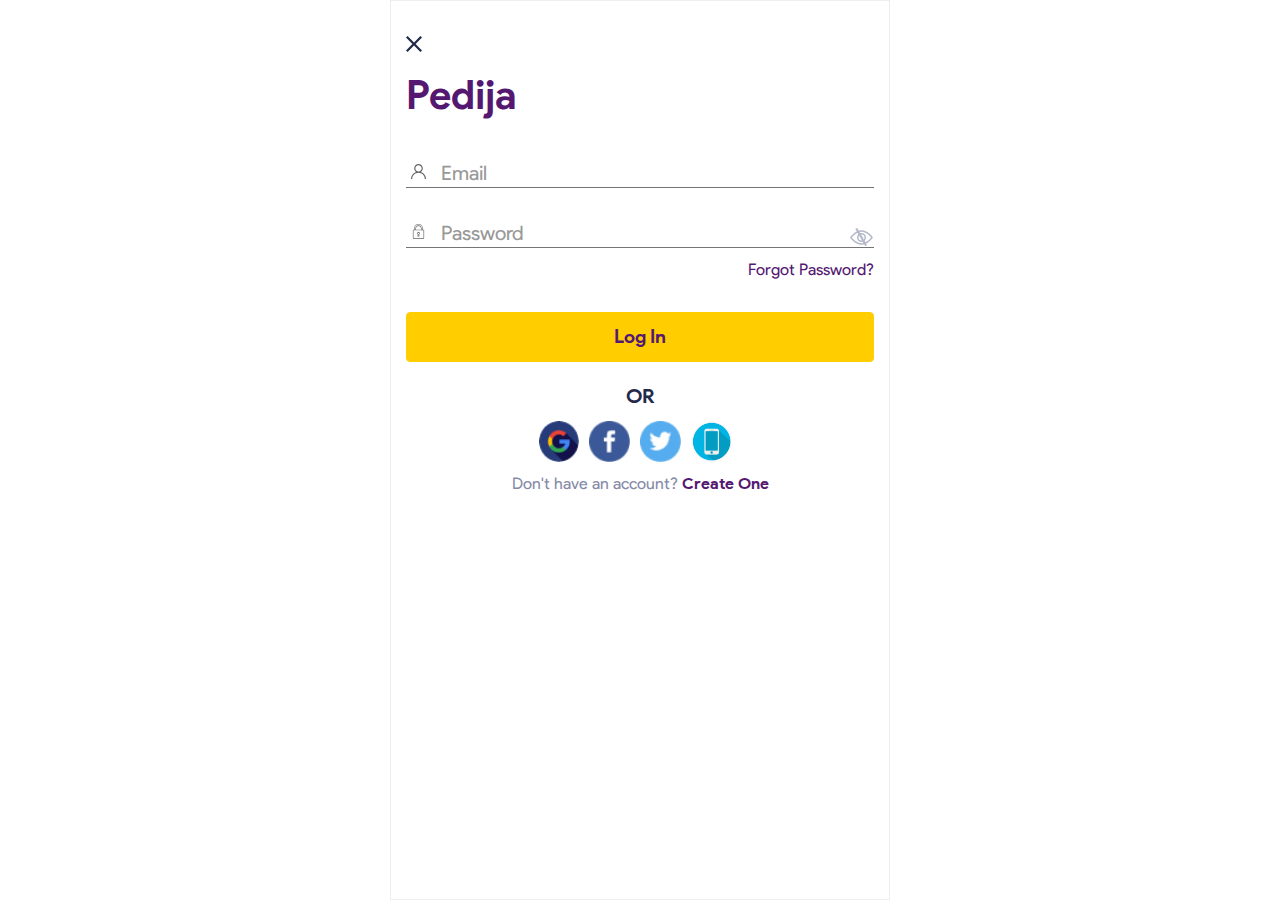
<file: index.html>
<!DOCTYPE html>
<html lang="en">
  <head>
    <title>Pedija</title>
    <meta charset="utf-8" />
    <meta name="viewport" content="width=device-width, initial-scale=1" />
    <link
      rel="stylesheet"
      href="https://maxcdn.bootstrapcdn.com/bootstrap/4.5.2/css/bootstrap.min.css"
    />
    <script src="https://ajax.googleapis.com/ajax/libs/jquery/3.5.1/jquery.min.js"></script>
    <script src="https://cdnjs.cloudflare.com/ajax/libs/popper.js/1.16.0/umd/popper.min.js"></script>
    <script src="https://maxcdn.bootstrapcdn.com/bootstrap/4.5.2/js/bootstrap.min.js"></script>
    <link rel="stylesheet" href="css/styles.css" />
      
    <script>
      $(document).ready(function(){
       $('a#hidePassword').click(function() {
        var img = $(this).find("img")[0];
        var input =$("#pass_log_id");
        if (input.attr("type") == "text") {
            input.attr("type", "password");
            img.src = img.src.replace("padlock","hide_password");
         } else {
            input.attr("type", "text");
            img.src = img.src.replace("hide_password","padlock");
         } 
        return false;
        });
      });
    </script>
      
  </head>
  <body>
      <div class="mb-container">
          <header>
             <div class="icon-holder">
                 <a href="#"><img src="assets/close%20(22).svg" alt="close Icon" class="close-icon">
                 </a>     
             </div>
             <div class="title-pedija">
                 Pedija
             </div>
          </header>
          <div class="floating-form">
            <div class="floating-label">
                <img src="assets/users.svg" class="inputImg" width="25px" height="15px" alt="users icon" />
                <input class="floating-input" type="text" placeholder=" ">
                <span class="highlight"></span>
                <label>Email</label>
            </div>
            <div class="floating-label">
                <img src="assets/closed.svg" class="inputImg" width="25px" height="15px" alt="lock icon" />
                <input class="floating-input" id="pass_log_id" type="password" placeholder=" ">
                <span class="highlight"></span>
                <label>Password</label>
                <a id="hidePassword" href="#">
                   <img src="assets/hide_password.svg" class="inputImg jsinputImg" id="passwordImg" style="right: 0; left: unset; top: 10px;" width="25px" height="18px" alt="" />
                </a>    
                <a href="#">
                  <p class="baseClrTxt text-right">Forgot Password?</p>
                </a>     
            </div>

            <button class="btn btn-default loginDisabledBtn" onclick="screen4()">Log In</button>   
       </div> 
       <div>
        <p class="text-center text-Or">OR</p>
        <div class="iconBox">
          <a href="#">
            <img
              class="iconImage"
              src="assets/e9c5b3331365dcadb50aeaa863227ade.png"
            />
          </a>
          <a href="#">
            <img class="iconImage" src="assets/NoPath - Copy (4).png" />
          </a>
          <a href="#">
            <img class="iconImage" src="assets/NoPath - Copy (5).png" />
          </a>
          <a href="#">
            <img class="iconImage" src="assets/mobileIcon(1).png" alt="mobileIcon" />
          </a>
        </div>
        <p class="text-center askAbtAccount">
          Don't have an account? <a href="#">Create One</a>
        </p>
      </div>
      </div>
      
  </body>  
</html>
</file>
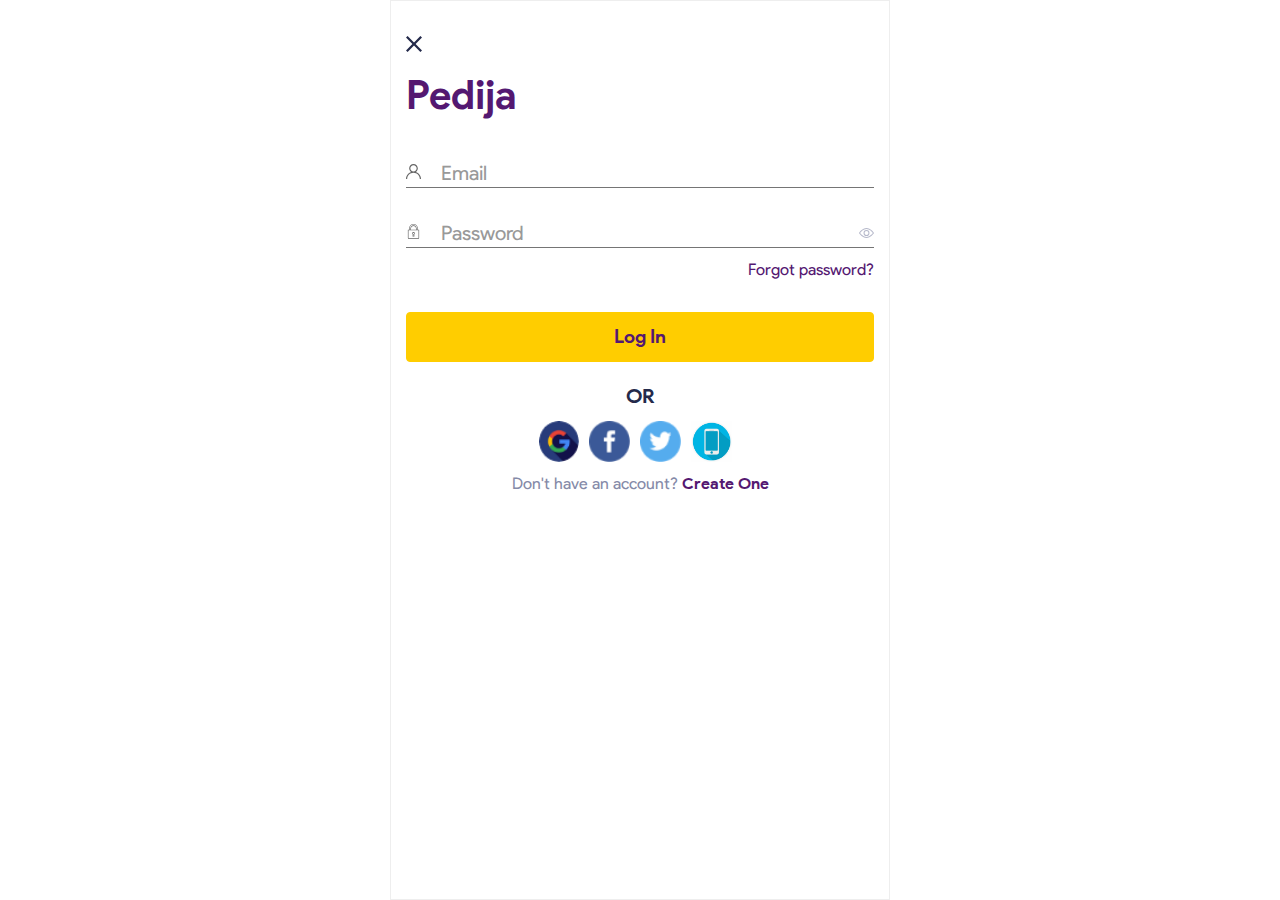
<file: screen17.html>
<!DOCTYPE html>
<html lang="en">
  <head>
    <title>Screen 17</title>
    <meta charset="utf-8" />
    <meta name="viewport" content="width=device-width, initial-scale=1" />
    <link
      rel="stylesheet"
      href="https://maxcdn.bootstrapcdn.com/bootstrap/4.5.2/css/bootstrap.min.css"
    />
    <script src="https://ajax.googleapis.com/ajax/libs/jquery/3.5.1/jquery.min.js"></script>
    <script src="https://cdnjs.cloudflare.com/ajax/libs/popper.js/1.16.0/umd/popper.min.js"></script>
    <script src="https://maxcdn.bootstrapcdn.com/bootstrap/4.5.2/js/bootstrap.min.js"></script>
    <link rel="stylesheet" href="css/styles.css" />
  </head>
  <body>
      <div class="mb-container">
          <header>
             <div class="icon-holder">
                 <a href="#"><img src="assets/close%20(22).svg" alt="close Icon" class="close-icon">
                 </a>     
             </div>
             <div class="title-pedija">
                 Pedija
             </div>
          </header>
          <div class="floating-form">
            <div class="floating-label">
                <img src="assets/users.svg" class="inputImg" width="15" alt="" />
                <input class="floating-input" type="text" placeholder=" ">
                <span class="highlight"></span>
                <label>Email</label>
            </div>
            <div class="floating-label">
                <img src="assets/closed.svg" class="inputImg" width="15" alt="" />
                <input class="floating-input" type="text" placeholder=" ">
                <span class="highlight"></span>
                <label>Password</label>
                <img src="assets/padlock.svg" class="inputImg" style="right: 0; left: unset; top: 10px;" width="15" alt="" />
                <a href="#">
                  <p class="baseClrTxt text-right">Forgot password?</p>
                </a>     
            </div>

            <button class="btn btn-default loginDisabledBtn" onclick="screen4()">Log In</button>   
           </div> 
           <div class="">
        <p class="text-center text-Or">OR</p>
        <div class="iconBox">
          <a href="#">
            <img
              class="iconImage"
              src="assets/e9c5b3331365dcadb50aeaa863227ade.png"
            />
          </a>
          <a href="#">
            <img class="iconImage" src="assets/NoPath - Copy (4).png" />
          </a>
          <a href="#">
            <img class="iconImage" src="assets/NoPath - Copy (5).png" />
          </a>
          <a href="#">
            <img class="iconImage" src="assets/mobileIcon(1).png" alt="mobileIcon" />
          </a>
        </div>
        <p class="text-center askAbtAccount">
          Don't have an account? <a href="#">Create One</a>
        </p>
      </div>
      </div>
  </body>  
</html>
</file>
<file: css/styles.css>
/*----------------------------------------------
/* BASIC SETUPS */
/*----------------------------------------------*/

@font-face {
    font-family: pedija-bold;
    src: url(../fonts/Product-Sans-Bold.ttf);
}
@font-face {
    font-family: pedija-regular;
    src: url(../fonts/Product-Sans-Regular.ttf);
}
*{
    padding: 0;
    margin: 0;
    box-sizing: border-box;
}
body {
    background-color: #fff;
    color: #141313;
    font-family: pedija-regular;
    text-rendering: optimizeLegibility;
}

/*----------------------------------------------
/* REUSABLE COMPONENTS */
/*----------------------------------------------*/
.mb-container {
  max-width: 375pt;
  height: 100vh;
  overflow: hidden;
  background-color: #ffffff;
  margin: 0px auto;
  opacity: 1;
  border: 1px solid #eee;
  padding: 30px 15px;
}

/*----------------------------------------------
/* Header */
/*----------------------------------------------*/
.icon-holder {
    display: block;
}

.title-pedija {
  width: 128px;
  height: 53px;
  margin-top: 10px;
  margin-bottom: 30px ;   
  font-family: pedija-bold;
  font-weight:400;
  font-size: 40px;
  color: #541871;
  opacity: 100%;
}
button.btn.btn-default {
  border: 1px solid #9FAAB7;
}
/*----------------------------------------------
/* Login Form */
/*------------------------------------------- */
.floating-form {
    width:100%;
    margin-top: 40px;
}
.floating-label { 
    position:relative; 
    margin-bottom: 30px;
}
.inputImg{
    position: absolute;
    top: 6px;
    z-index: 1;
    left: 0;
    opacity: 0.6;
}
.floating-input , .floating-select {
    font-size:15pt;
    padding:4px 40px;
    display:block;
    width:100%;
    height:30px;
    background-color: transparent;
    border:none;
    border-bottom:1px solid #757575;
    margin-bottom: 5px;
    padding-left: 35px !important;
    color: #242A4B;
}
.floating-input:focus , .floating-select:focus {
    outline:none;
    border-bottom:2px solid #9FAAB7; 
}
.highlight {
    position:absolute;
    height:50%; 
    width:100%; 
    top:15%; 
    left:0;
    pointer-events:none;
    opacity:0.5;
}
.floating-input:focus ~ .highlight , .floating-select:focus ~ .highlight {
-webkit-animation:inputHighlighter 0.3s ease;
-moz-animation:inputHighlighter 0.3s ease;
  animation:inputHighlighter 0.3s ease;
}
.floating-form  label {
    color:#999; 
    font-size:15pt;
    font-weight:normal;
    position:absolute;
    pointer-events:none;
    left:15px;
    top:0px;
    transition:0.2s ease all; 
    -moz-transition:0.2s ease all; 
    -webkit-transition:0.2s ease all;
    padding-left: 20px !important;
}
.floating-select:focus ~ label , .floating-select:not([value=""]):valid ~ label {
    top:-18px;
    font-size:14px;
    color:#9FAAB7;
}
.floating-input:focus ~ label, .floating-input:not(:placeholder-shown) ~ label {
    top:-18px;
    font-size:14px;
    color:#9FAAB7;
}
.floating-label a {
    color: #541871;
    font-size: 12pt;
    
}
.floating-label a p {
    padding-top: 5px;
}
.modal .modal-footer>* {
  margin: 0;
}
.loginDisabledBtn{
    width: 100%;
    height: 50px;
    font-size: 14pt;
    background: #FFCD00;
    border: 1px solid #FFCD00 !important;
    font-weight: 600;
    font-family: pedija-bold;
    color: #541871;
}
.loginDisabledBtn:focus,
.loginDisabledBtn:active{
     border: 1px solid #FFCD00 !important;
}
.loginDisabledBtn:disabled{
    background: #9faab752;
    border: 1px solid #9faab752 !important;
}

/*----------------------------------------------*/

/*----------------------------------------------*/
.text-Or {
  margin-top: 19px; 
  height: 18pt;
  font-size: 15pt;
  font-family: pedija-bold; 
  color: #242a4b;
  opacity: 1;
}
.iconBox {
  width: 100%;
  height: 51px;
  margin-top: 9px;
  justify-content: center;
  display: flex;
}
.iconImage {
  width: 50.76px;
  height: 40.76px;
  padding-right: 10px;
  opacity: 100%;
}

.askAbtAccount {
  height: 15px;
  font-size: 12pt;
  opacity: 1;
  color: #858AA8;
}
.askAbtAccount > a {
  color: #541871;
  font-family: pedija-bold;
}
</file>
